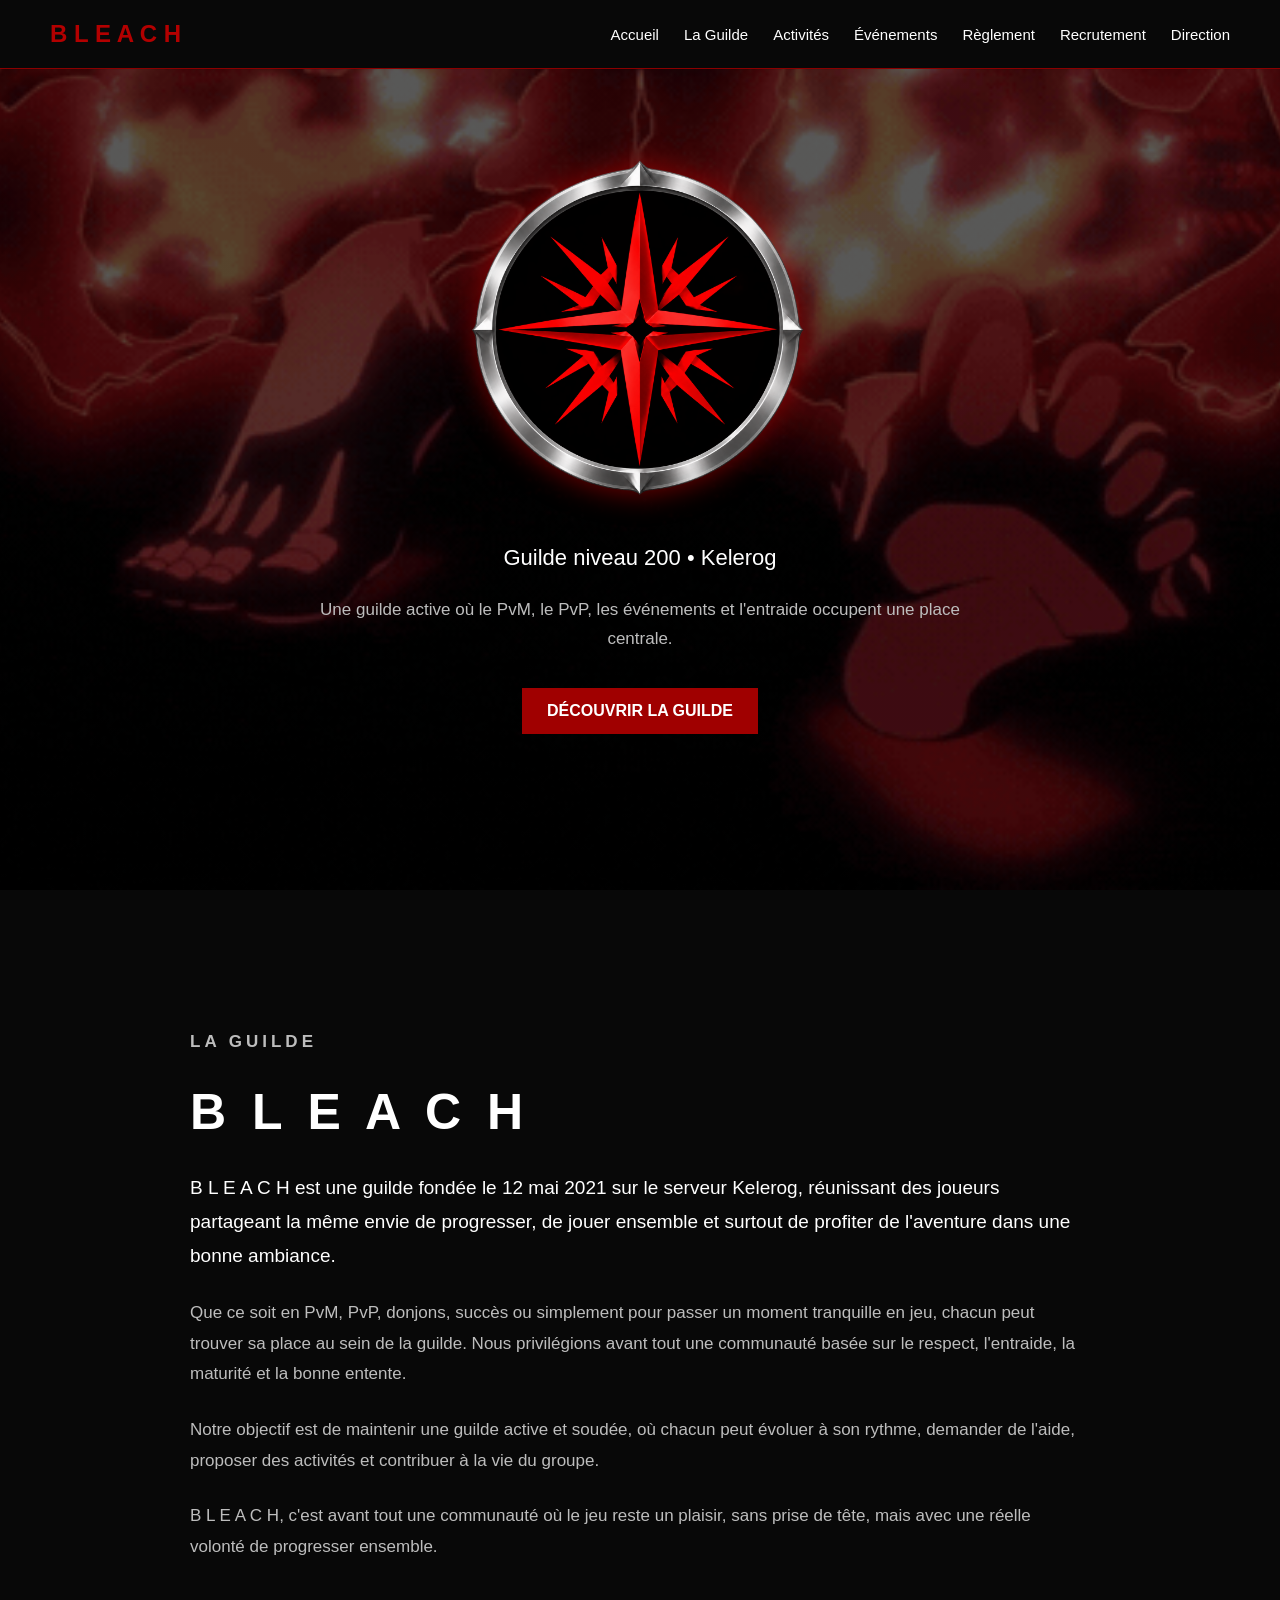
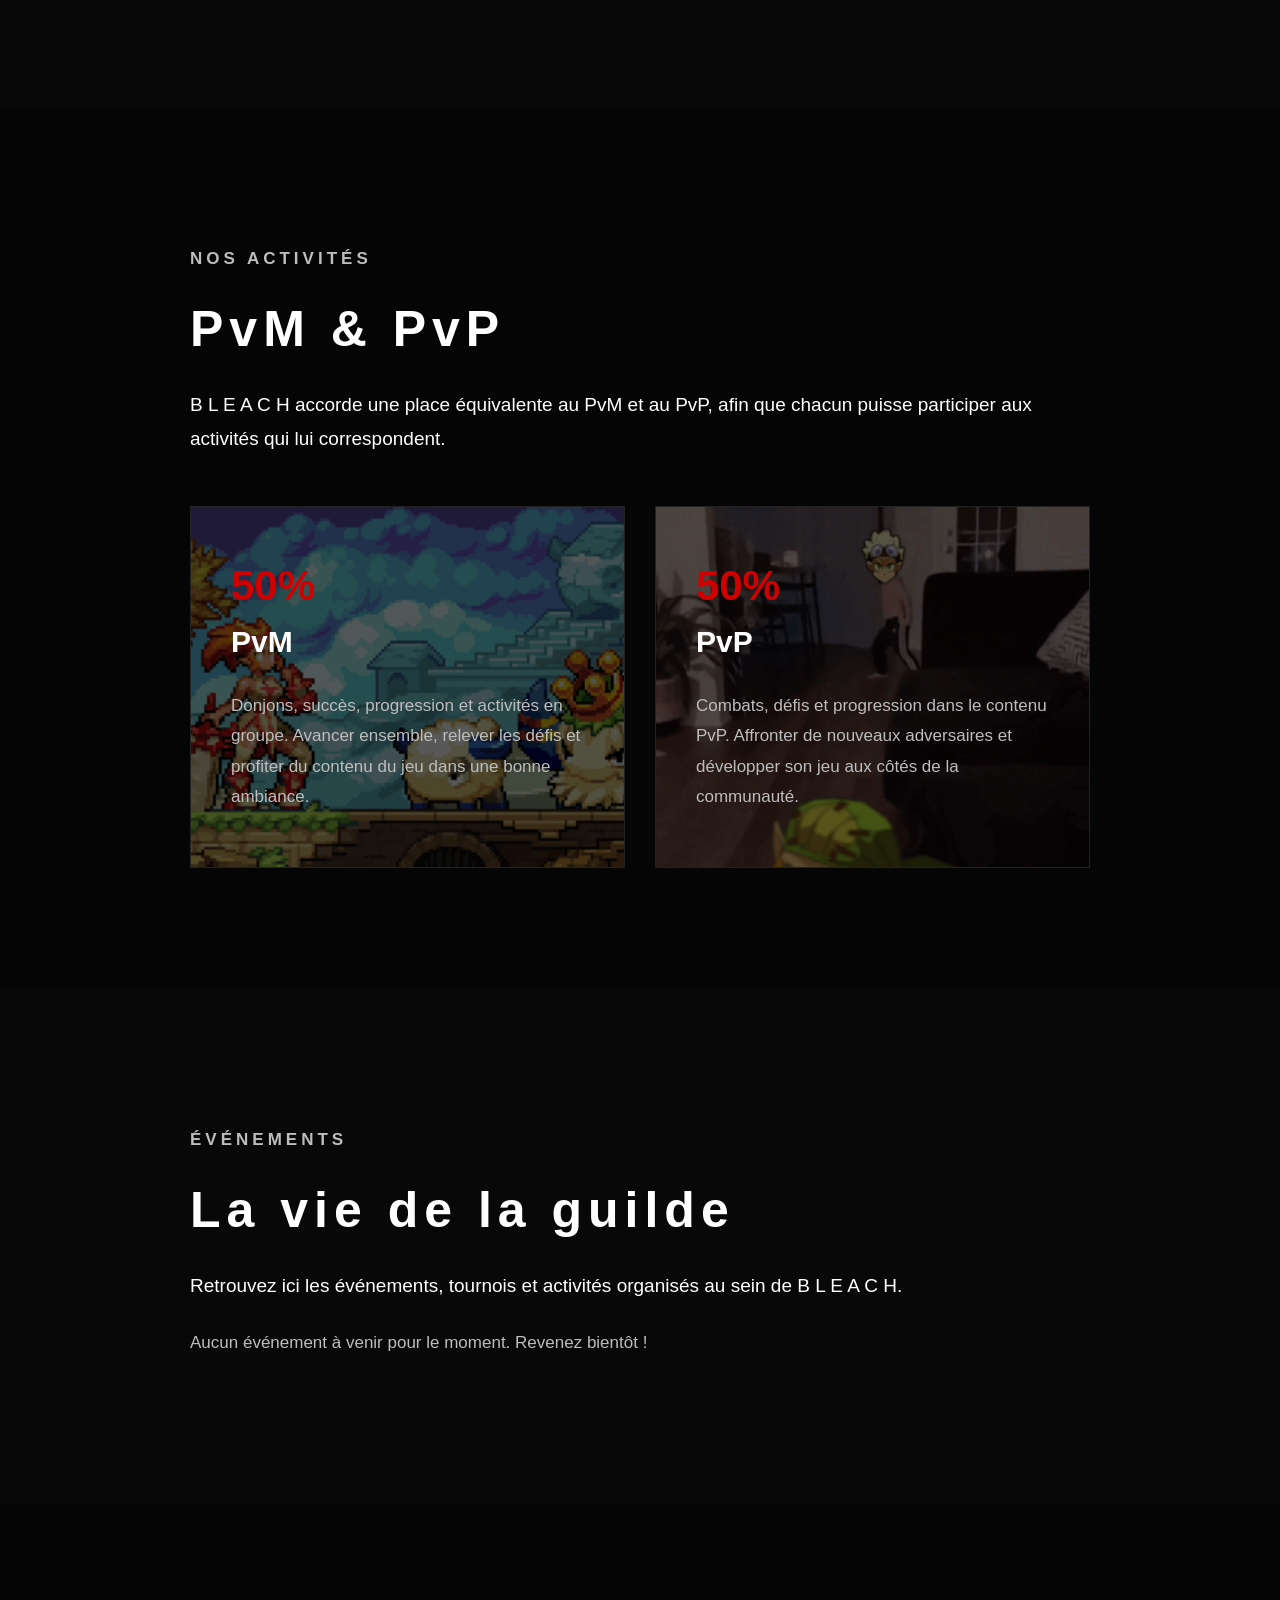
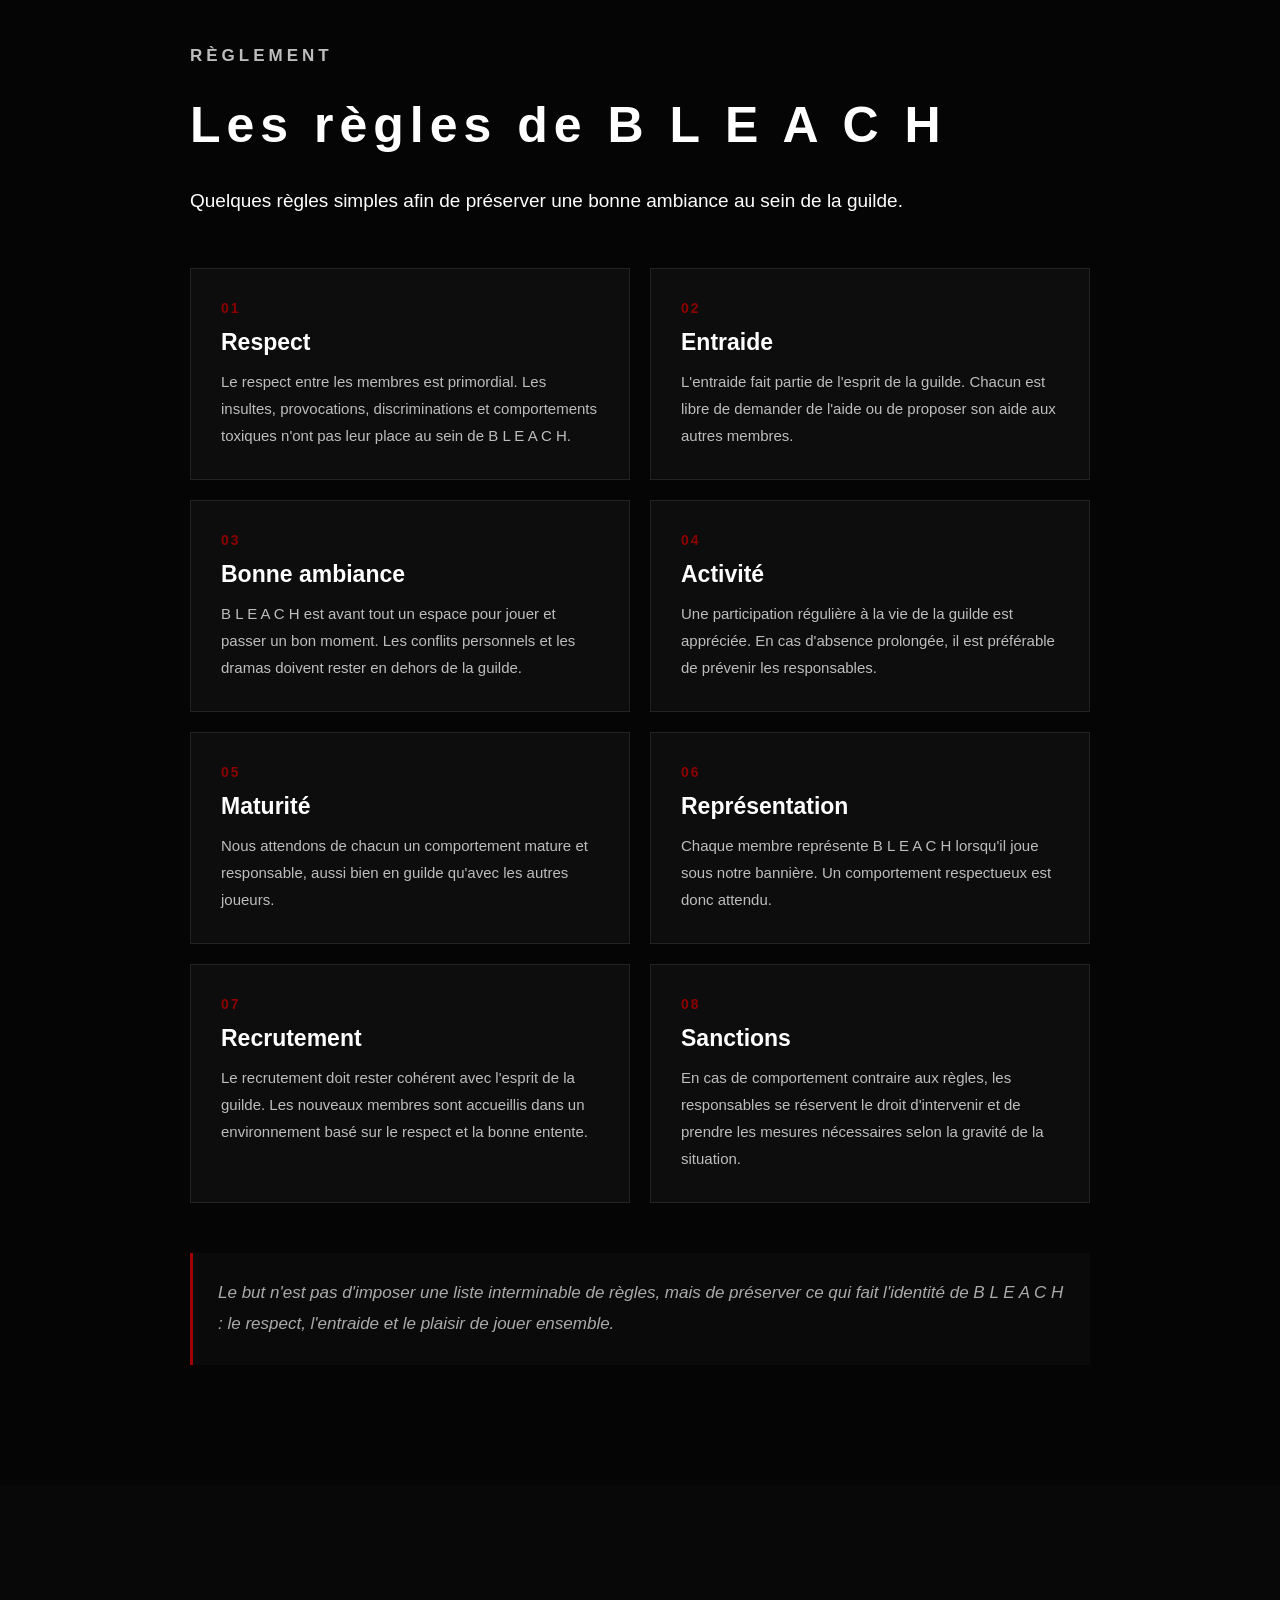
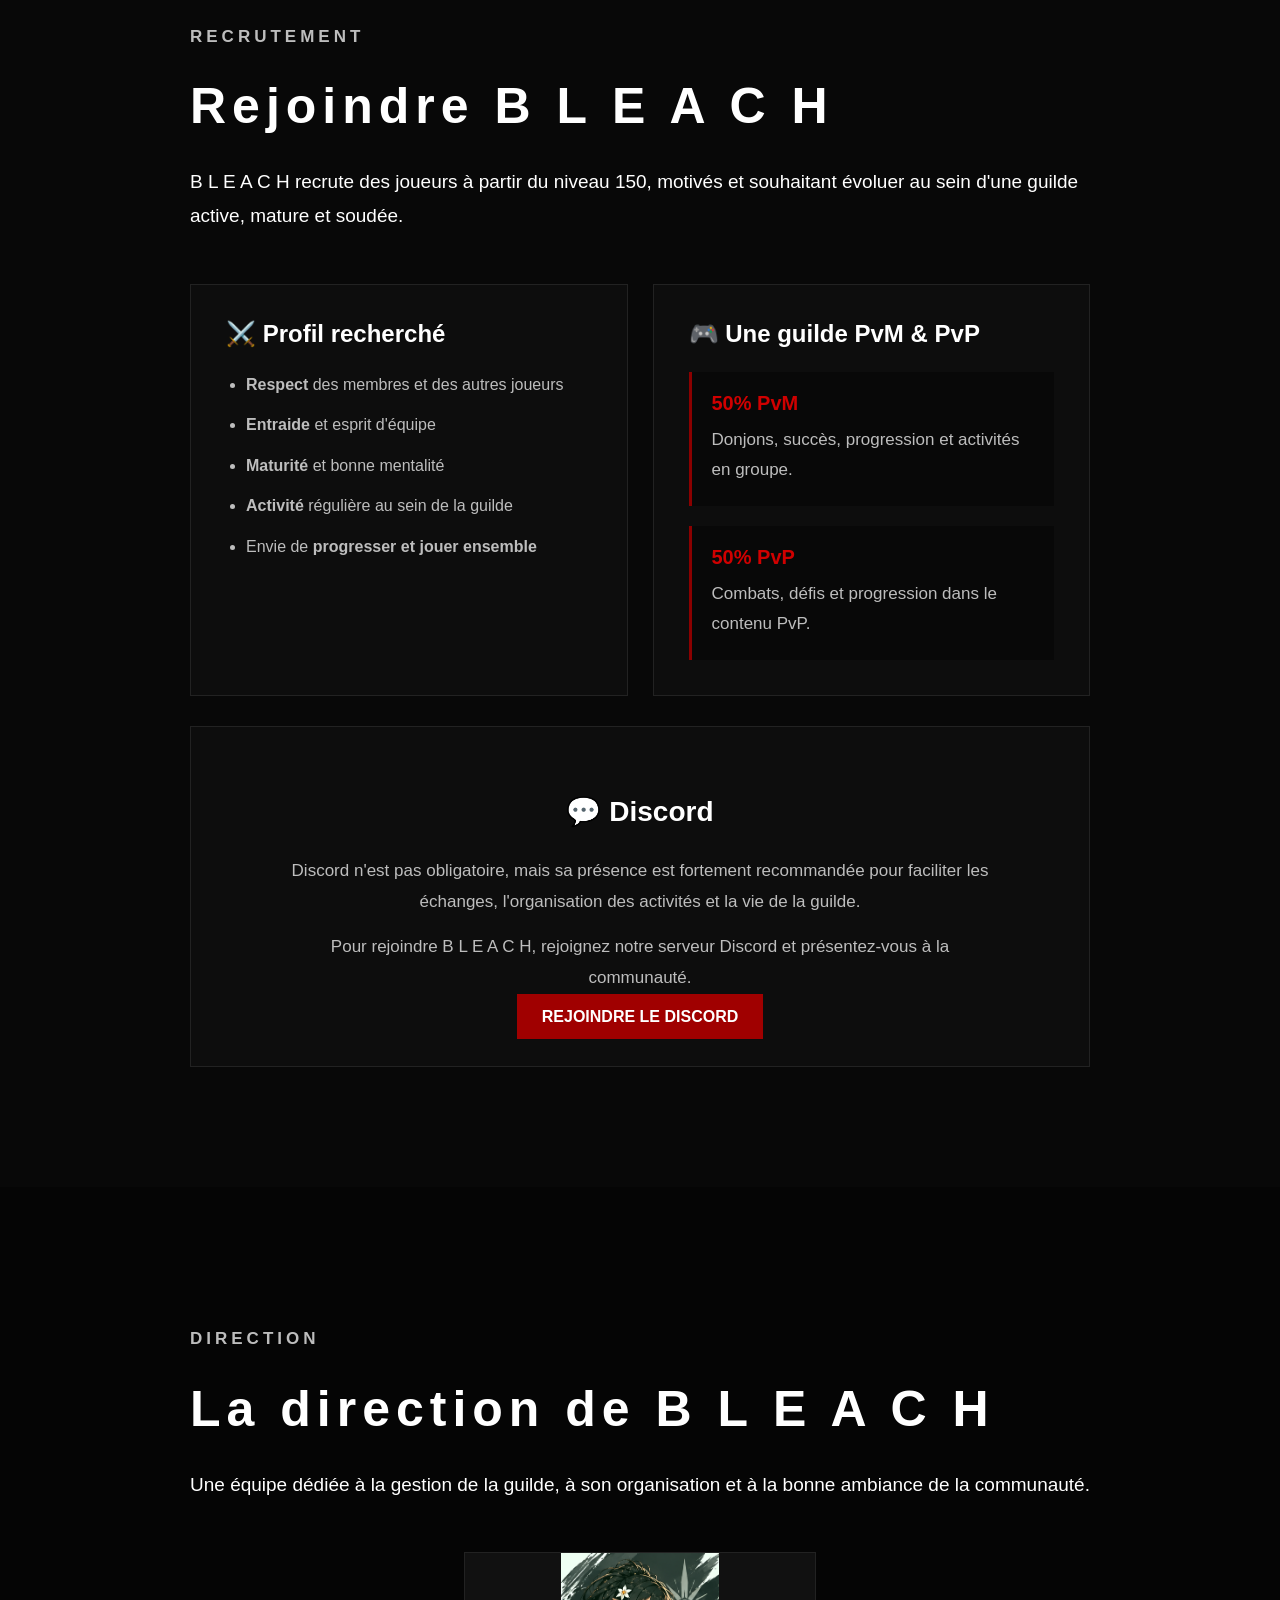
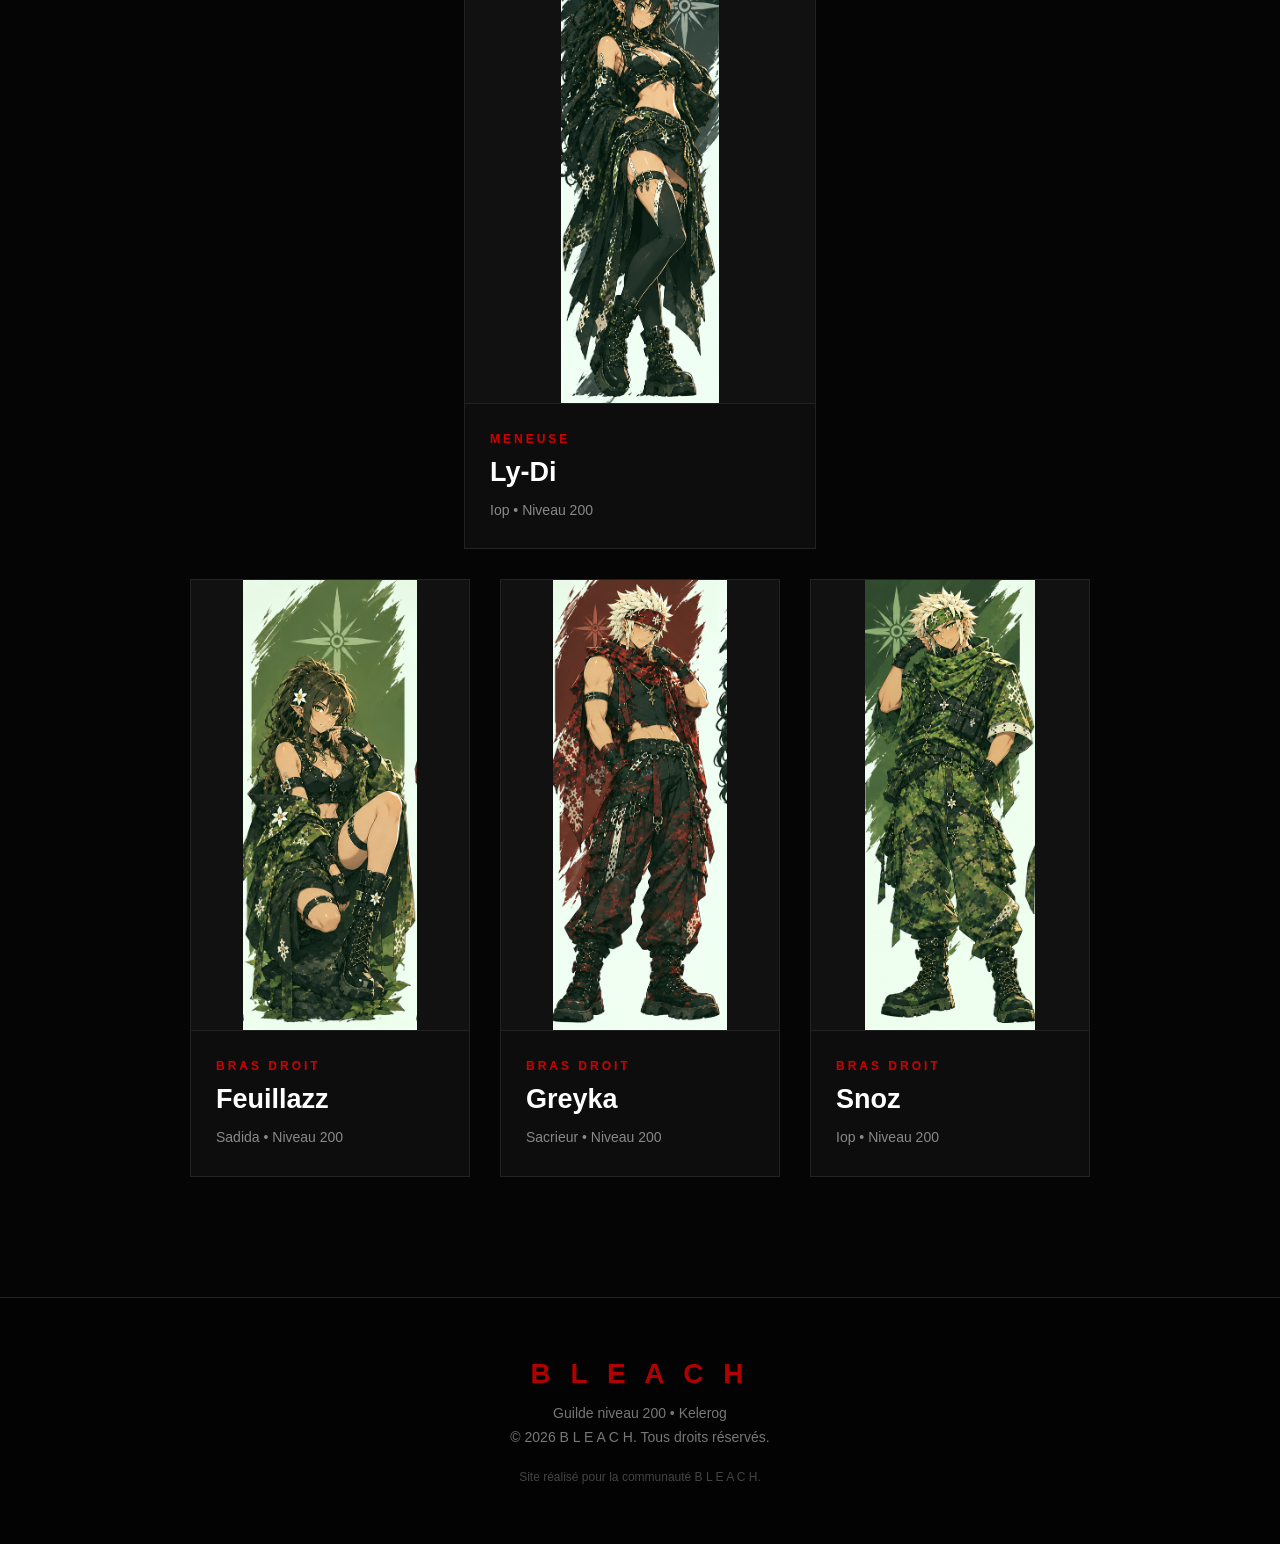
<file: index.html>
<!doctype html>
<html lang="fr">
  <head>
    <meta charset="UTF-8" />
    <meta name="viewport" content="width=device-width, initial-scale=1.0" />
    <title>B L E A C H | Guilde Kelerog</title>
    <meta
      name="description"
      content="B L E A C H est une guilde Dofus Touch sur le serveur Kelerog, axée sur le PvM, le PvP, l'entraide et une communauté active."
    />
    <link rel="stylesheet" href="style.css" />
  </head>

  <body>
    <nav class="navbar">
      <a href="#accueil" class="logo">B L E A C H</a>

      <div class="nav-links">
        <a href="#accueil">Accueil</a>
        <a href="#guilde">La Guilde</a>
        <a href="#activites">Activités</a>
        <a href="#evenements">Événements</a>
        <a href="#reglement">Règlement</a>
        <a href="#recrutement">Recrutement</a>
        <a href="#direction">Direction</a>
      </div>
    </nav>
    <section id="accueil" class="hero">
      <div class="hero-content">
        <img src="assets/bleach-logo.png" alt="B L E A C H" class="hero-logo" />
        <h1 class="sr-only">Guilde B L E A C H</h1>

        <p class="hero-subtitle">Guilde niveau 200 • Kelerog</p>

        <p class="hero-text">
          Une guilde active où le PvM, le PvP, les événements et l'entraide
          occupent une place centrale.
        </p>

        <div class="hero-buttons">
          <a href="#guilde" class="btn btn-primary">DÉCOUVRIR LA GUILDE</a>
        </div>
      </div>
    </section>
    <section id="guilde" class="section guild-section">
      <div class="section-content">
        <p class="section-label">LA GUILDE</p>

        <h2>B L E A C H</h2>

        <p class="section-intro">
          B L E A C H est une guilde fondée le 12 mai 2021 sur le serveur
          Kelerog, réunissant des joueurs partageant la même envie de
          progresser, de jouer ensemble et surtout de profiter de l'aventure
          dans une bonne ambiance.
        </p>

        <p>
          Que ce soit en PvM, PvP, donjons, succès ou simplement pour passer un
          moment tranquille en jeu, chacun peut trouver sa place au sein de la
          guilde. Nous privilégions avant tout une communauté basée sur le
          respect, l'entraide, la maturité et la bonne entente.
        </p>

        <p>
          Notre objectif est de maintenir une guilde active et soudée, où chacun
          peut évoluer à son rythme, demander de l'aide, proposer des activités
          et contribuer à la vie du groupe.
        </p>

        <p>
          B L E A C H, c'est avant tout une communauté où le jeu reste un
          plaisir, sans prise de tête, mais avec une réelle volonté de
          progresser ensemble.
        </p>
      </div>
    </section>
    <section id="activites" class="section activities-section">
      <div class="section-content">
        <p class="section-label">NOS ACTIVITÉS</p>

        <h2>PvM & PvP</h2>

        <p class="section-intro">
          B L E A C H accorde une place équivalente au PvM et au PvP, afin que
          chacun puisse participer aux activités qui lui correspondent.
        </p>

        <div class="activities-grid">
          <div class="activity-card">
            <span class="activity-number">50%</span>

            <h3>PvM</h3>

            <p>
              Donjons, succès, progression et activités en groupe. Avancer
              ensemble, relever les défis et profiter du contenu du jeu dans une
              bonne ambiance.
            </p>
          </div>

          <div class="activity-card">
            <span class="activity-number">50%</span>

            <h3>PvP</h3>

            <p>
              Combats, défis et progression dans le contenu PvP. Affronter de
              nouveaux adversaires et développer son jeu aux côtés de la
              communauté.
            </p>
          </div>
        </div>
      </div>
    </section>
  <section id="evenements" class="section events-section">
  <div class="section-content">
    <p class="section-label">ÉVÉNEMENTS</p>

    <h2>La vie de la guilde</h2>

    <p class="section-intro">
      Retrouvez ici les événements, tournois et activités organisés au sein
      de B L E A C H.
    </p>

    <div id="events-list" class="events-list" aria-live="polite">
      <p>Chargement des événements...</p>
    </div>
  </div>
</section>
    <section id="reglement" class="section rules-section">
      <div class="section-content">
        <p class="section-label">RÈGLEMENT</p>

        <h2>Les règles de B L E A C H</h2>

        <p class="section-intro">
          Quelques règles simples afin de préserver une bonne ambiance au sein
          de la guilde.
        </p>

        <div class="rules-grid">
          <div class="rule-card">
            <span>01</span>
            <h3>Respect</h3>
            <p>
              Le respect entre les membres est primordial. Les insultes,
              provocations, discriminations et comportements toxiques n'ont pas
              leur place au sein de B L E A C H.
            </p>
          </div>

          <div class="rule-card">
            <span>02</span>
            <h3>Entraide</h3>
            <p>
              L'entraide fait partie de l'esprit de la guilde. Chacun est libre
              de demander de l'aide ou de proposer son aide aux autres membres.
            </p>
          </div>

          <div class="rule-card">
            <span>03</span>
            <h3>Bonne ambiance</h3>
            <p>
              B L E A C H est avant tout un espace pour jouer et passer un bon
              moment. Les conflits personnels et les dramas doivent rester en
              dehors de la guilde.
            </p>
          </div>

          <div class="rule-card">
            <span>04</span>
            <h3>Activité</h3>
            <p>
              Une participation régulière à la vie de la guilde est appréciée.
              En cas d'absence prolongée, il est préférable de prévenir les
              responsables.
            </p>
          </div>

          <div class="rule-card">
            <span>05</span>
            <h3>Maturité</h3>
            <p>
              Nous attendons de chacun un comportement mature et responsable,
              aussi bien en guilde qu'avec les autres joueurs.
            </p>
          </div>

          <div class="rule-card">
            <span>06</span>
            <h3>Représentation</h3>
            <p>
              Chaque membre représente B L E A C H lorsqu'il joue sous notre
              bannière. Un comportement respectueux est donc attendu.
            </p>
          </div>

          <div class="rule-card">
            <span>07</span>
            <h3>Recrutement</h3>
            <p>
              Le recrutement doit rester cohérent avec l'esprit de la guilde.
              Les nouveaux membres sont accueillis dans un environnement basé
              sur le respect et la bonne entente.
            </p>
          </div>

          <div class="rule-card">
            <span>08</span>
            <h3>Sanctions</h3>
            <p>
              En cas de comportement contraire aux règles, les responsables se
              réservent le droit d'intervenir et de prendre les mesures
              nécessaires selon la gravité de la situation.
            </p>
          </div>
        </div>

        <div class="rules-conclusion">
          <p>
            Le but n'est pas d'imposer une liste interminable de règles, mais de
            préserver ce qui fait l'identité de B L E A C H : le respect,
            l'entraide et le plaisir de jouer ensemble.
          </p>
        </div>
      </div>
    </section>
    <section id="recrutement" class="section recruitment-section">
      <div class="section-content">
        <p class="section-label">RECRUTEMENT</p>

        <h2>Rejoindre B L E A C H</h2>

        <p class="section-intro">
          B L E A C H recrute des joueurs à partir du niveau 150, motivés et
          souhaitant évoluer au sein d'une guilde active, mature et soudée.
        </p>

        <div class="recruitment-grid">
          <div class="recruitment-card">
            <h3>⚔️ Profil recherché</h3>

            <ul>
              <li>
                <strong>Respect</strong> des membres et des autres joueurs
              </li>
              <li><strong>Entraide</strong> et esprit d'équipe</li>
              <li><strong>Maturité</strong> et bonne mentalité</li>
              <li><strong>Activité</strong> régulière au sein de la guilde</li>
              <li>Envie de <strong>progresser et jouer ensemble</strong></li>
            </ul>
          </div>

          <div class="recruitment-card">
            <h3>🎮 Une guilde PvM & PvP</h3>

            <div class="recruitment-activity">
              <span>50% PvM</span>
              <p>Donjons, succès, progression et activités en groupe.</p>
            </div>

            <div class="recruitment-activity">
              <span>50% PvP</span>
              <p>Combats, défis et progression dans le contenu PvP.</p>
            </div>
          </div>
        </div>

        <div class="discord-recruitment">
          <h3>💬 Discord</h3>

          <p>
            Discord n'est pas obligatoire, mais sa présence est fortement
            recommandée pour faciliter les échanges, l'organisation des
            activités et la vie de la guilde.
          </p>

          <p>
            Pour rejoindre B L E A C H, rejoignez notre serveur Discord et
            présentez-vous à la communauté.
          </p>

          <a
            href="https://discord.gg/zaaXZyw3fs"
            target="_blank"
            class="btn btn-primary"
          >
            REJOINDRE LE DISCORD
          </a>
        </div>
      </div>
    </section>
    <section id="direction" class="section leadership-section">
      <div class="section-content">
        <p class="section-label">DIRECTION</p>

        <h2>La direction de B L E A C H</h2>

        <p class="section-intro">
          Une équipe dédiée à la gestion de la guilde, à son organisation et à
          la bonne ambiance de la communauté.
        </p>

        <div class="leadership-grid">
          <div class="leader-card">
            <div class="leader-image">
              <img src="assets/ly-di.png" alt="Ly-Di - Iop niveau 200" />
            </div>

            <div class="leader-info">
              <span class="leader-role">MENEUSE</span>
              <h3>Ly-Di</h3>
              <p>Iop • Niveau 200</p>
            </div>
          </div>

          <div class="leader-card">
            <div class="leader-image">
              <img
                src="assets/feuillazz.png"
                alt="Feuillazz - Sadida niveau 200"
              />
            </div>

            <div class="leader-info">
              <span class="leader-role">BRAS DROIT</span>
              <h3>Feuillazz</h3>
              <p>Sadida • Niveau 200</p>
            </div>
          </div>

          <div class="leader-card">
            <div class="leader-image">
              <img src="assets/greyka.png" alt="Greyka - Sacrieur niveau 200" />
            </div>

            <div class="leader-info">
              <span class="leader-role">BRAS DROIT</span>
              <h3>Greyka</h3>
              <p>Sacrieur • Niveau 200</p>
            </div>
          </div>

          <div class="leader-card">
            <div class="leader-image">
              <img src="assets/snoz.png" alt="Snoz - Iop niveau 200" />
            </div>

            <div class="leader-info">
              <span class="leader-role">BRAS DROIT</span>
              <h3>Snoz</h3>
              <p>Iop • Niveau 200</p>
            </div>
          </div>
        </div>
      </div>
    </section>
    <footer class="footer">
      <div class="footer-content">
        <div class="footer-logo">B L E A C H</div>

        <p>Guilde niveau 200 • Kelerog</p>

        <p>© 2026 B L E A C H. Tous droits réservés.</p>

        <span> Site réalisé pour la communauté B L E A C H. </span>
      </div>
    </footer>
  </body>
  <script src="script.js"></script>
</html>
</file>
<file: style.css>
body {
    margin: 0;
    background-color: #050505;
    color: white;
    font-family: Arial, sans-serif;
}

.navbar {
    display: flex;
    justify-content: space-between;
    align-items: center;
    padding: 20px 50px;
    background-color: #080808;
    border-bottom: 1px solid #8b0000;

    position: fixed;
    top: 0;
    left: 0;
    box-sizing: border-box;
    width: 100%;
    z-index: 1000;
}

.logo {
    color: #b30000;
    text-decoration: none;
    font-size: 24px;
    font-weight: bold;
}

.nav-links {
    display: flex;
    gap: 25px;
}

.nav-links a {
    color: white;
    text-decoration: none;
    font-size: 15px;
}
.nav-links a {
    transition: color 0.3s ease;
}

.nav-links a:hover {
    color: #d00000;
}
.logo {
    transition: color 0.3s ease, text-shadow 0.3s ease;
}

.logo:hover {
    color: #ff0000;
    text-shadow: 0 0 12px #8b0000;
}
.hero {
    min-height: 90vh;
    display: flex;
    justify-content: center;
    align-items: center;
    text-align: center;
    padding: 40px 20px;

    background-image: 
        linear-gradient(rgba(0, 0, 0, 0.65), rgba(0, 0, 0, 0.65)),
        url("assets/getsuga.gif");

    background-size: cover;
    background-position: center;
    background-repeat: no-repeat;
}

.hero-content {
    max-width: 800px;
}

.hero h1 {
    font-size: 80px;
    margin: 0;
    color: #d00000;
    letter-spacing: 12px;
}

.hero-subtitle {
    font-size: 22px;
    margin-top: 15px;
}

.hero-text {
    max-width: 650px;
    margin: 25px auto;
    color: #bdbdbd;
    font-size: 17px;
    line-height: 1.7;
}

.hero-buttons {
    display: flex;
    justify-content: center;
    gap: 20px;
    margin-top: 35px;
}

.btn {
    padding: 14px 25px;
    text-decoration: none;
    font-weight: bold;
    transition: 0.3s ease;
}

.btn-primary {
    background-color: #a00000;
    color: white;
}

.btn-secondary {
    border: 1px solid #a00000;
    color: white;
}

.btn-primary:hover {
    background-color: #d00000;
    box-shadow: 0 0 20px #8b0000;
}

.btn-secondary:hover {
    background-color: #a00000;
}
.hero-logo {
    width: 350px;
    max-width: 80%;
    height: auto;
    margin-bottom: 20px;
}
.hero-logo {
    filter: drop-shadow(0 0 15px rgba(180, 0, 0, 0.7));
}
.section {
    padding: 120px 20px;
}

.guild-section {
    background-color: #080808;
}

.section-content {
    max-width: 900px;
    margin: 0 auto;
}

.section-label {
    color: #b00000;
    font-size: 14px;
    font-weight: bold;
    letter-spacing: 4px;
    margin-bottom: 10px;
}

.section h2 {
    font-size: 50px;
    margin: 0 0 30px;
    letter-spacing: 6px;
}

.section p {
    color: #bdbdbd;
    font-size: 17px;
    line-height: 1.8;
    margin-bottom: 25px;
}

.section-intro {
    font-size: 19px !important;
    color: white !important;
}
.activities-section {
    background-color: #050505;
}

.activities-grid {
    display: grid;
    grid-template-columns: 1fr 1fr;
    gap: 30px;
    margin-top: 50px;
}

.activity-card {
    position: relative;
    padding: 40px;
    min-height: 280px;
    display: flex;
    flex-direction: column;
    justify-content: center;
    overflow: hidden;

    background-size: cover;
    background-position: center;

    border: 1px solid #222;
    transition: 0.3s ease;
}
.activity-card::before {
    content: "";
    position: absolute;
    inset: 0;
    background: rgba(0, 0, 0, 0.65);
    z-index: 0;
}

.activity-card > * {
    position: relative;
    z-index: 1;
}

.activity-card:first-child {
    background-image: url("assets/pvm.gif");
}

.activity-card:last-child {
    background-image: url("assets/pvp.gif");
}

.activity-card:hover {
    border-color: #8b0000;
    transform: translateY(-5px);
    box-shadow: 0 10px 30px rgba(139, 0, 0, 0.2);
}

.activity-number {
    color: #d00000;
    font-size: 42px;
    font-weight: bold;
}

.activity-card h3 {
    font-size: 30px;
    margin: 15px 0;
}

.activity-card p {
    margin-bottom: 0;
}
.events-section {
    background-color: #080808;
}

.event-card {
    margin-top: 50px;
    padding: 50px;
    background-color: #0d0d0d;
    border: 1px solid #2a2a2a;
    position: relative;
    overflow: hidden;
}

.event-card::before {
    content: "";
    position: absolute;
    left: 0;
    top: 0;
    width: 4px;
    height: 100%;
    background-color: #a00000;
}

.event-tag {
    color: #d00000;
    font-size: 13px;
    font-weight: bold;
    letter-spacing: 3px;
}

.event-card h3 {
    font-size: 36px;
    margin: 15px 0;
}

.event-description {
    color: #bdbdbd;
    font-size: 17px;
    margin-bottom: 40px;
}

.event-details {
    display: grid;
    grid-template-columns: repeat(4, 1fr);
    gap: 20px;
    margin-bottom: 35px;
}

.event-details div {
    padding: 20px;
    background-color: #080808;
    border: 1px solid #222;
}

.event-details span {
    display: block;
    color: #777;
    font-size: 13px;
    margin-bottom: 8px;
}

.event-details strong {
    color: white;
}

.event-discord {
    color: #bdbdbd;
    margin-bottom: 25px;
}

.fictional-event {
    margin-top: 30px;
    color: #777 !important;
    font-size: 13px !important;
}
.rules-section {
    background-color: #050505;
}

.rules-grid {
    display: grid;
    grid-template-columns: repeat(2, 1fr);
    gap: 20px;
    margin-top: 50px;
}

.rule-card {
    padding: 30px;
    background-color: #0d0d0d;
    border: 1px solid #222;
    transition: 0.3s ease;
}

.rule-card:hover {
    border-color: #d00000;
    transform: scale(1.03);
    box-shadow: 0 0 30px rgba(208, 0, 0, 0.35);
}
.rule-card span {
    transition: 0.3s ease;
}

.rule-card:hover span {
    color: #ff0000;
    text-shadow: 0 0 12px rgba(255, 0, 0, 0.8);
}
.rule-card span {
    color: #8b0000;
    font-size: 14px;
    font-weight: bold;
    letter-spacing: 2px;
}

.rule-card h3 {
    font-size: 23px;
    margin: 12px 0;
}

.rule-card p {
    margin: 0;
    font-size: 15px;
}

.rules-conclusion {
    margin-top: 50px;
    padding: 25px;
    border-left: 3px solid #a00000;
    background-color: #0a0a0a;
}

.rules-conclusion p {
    margin: 0;
    color: #aaa;
    font-style: italic;
}
.recruitment-section {
    background-color: #080808;
}

.recruitment-grid {
    display: grid;
    grid-template-columns: 1fr 1fr;
    gap: 25px;
    margin-top: 50px;
}

.recruitment-card {
    padding: 35px;
    background-color: #0d0d0d;
    border: 1px solid #222;
}

.recruitment-card h3 {
    font-size: 24px;
    margin-top: 0;
}

.recruitment-card ul {
    padding-left: 20px;
}

.recruitment-card li {
    color: #bdbdbd;
    margin-bottom: 15px;
    line-height: 1.6;
}

.recruitment-activity {
    padding: 20px;
    margin-top: 20px;
    background-color: #080808;
    border-left: 3px solid #8b0000;
}

.recruitment-activity span {
    color: #d00000;
    font-size: 20px;
    font-weight: bold;
}

.recruitment-activity p {
    margin: 10px 0 0;
}

.discord-recruitment {
    margin-top: 30px;
    padding: 40px;
    text-align: center;
    background-color: #0d0d0d;
    border: 1px solid #222;
}

.discord-recruitment h3 {
    font-size: 28px;
}

.discord-recruitment p {
    max-width: 700px;
    margin: 15px auto;
}
.leadership-section {
    background-color: #050505;
}

.leadership-grid {
    display: grid;
    grid-template-columns: repeat(3, 1fr);
    gap: 30px;
    margin-top: 50px;
}

.leader-card:first-child {
    grid-column: 1 / 4;
    justify-self: center;
    width: 100%;
    max-width: 350px;
}

.leader-card {
    background-color: #0d0d0d;
    border: 1px solid #222;
    overflow: hidden;
    transition: 0.3s ease;
}

.leader-card:hover {
    border-color: #d00000;
    transform: scale(1.03);
    box-shadow: 0 0 30px rgba(208, 0, 0, 0.3);
}

.leader-image {
    height: 800px;
    display: flex;
    justify-content: center;
    align-items: center;
    background-color: #111;
    border-bottom: 1px solid #222;
}

.leader-image span {
    color: #555;
    font-size: 13px;
    letter-spacing: 3px;
}

.leader-info {
    padding: 25px;
}

.leader-role {
    color: #d00000;
    font-size: 12px;
    font-weight: bold;
    letter-spacing: 3px;
}

.leader-info h3 {
    font-size: 27px;
    margin: 10px 0;
}

.leader-info p {
    margin: 0;
    color: #888;
    font-size: 14px;
}
.footer {
    padding: 60px 20px;
    background-color: #030303;
    border-top: 1px solid #222;
    text-align: center;
}

.footer-content {
    max-width: 900px;
    margin: 0 auto;
}

.footer-logo {
    color: #b00000;
    font-size: 28px;
    font-weight: bold;
    letter-spacing: 6px;
    margin-bottom: 15px;
}

.footer p {
    margin: 8px 0;
    color: #777;
    font-size: 14px;
}

.footer span {
    display: block;
    margin-top: 25px;
    color: #444;
    font-size: 12px;
}
@media (max-width: 768px) {    .event-details {
        grid-template-columns: repeat(2, 1fr);
        gap: 10px;
    }
    .navbar {
        position: fixed;
        flex-direction: column;
        align-items: center;
        padding: 15px 10px;
        gap: 12px;
    }

    .logo {
        font-size: 20px;
        letter-spacing: 4px;
    }

    .nav-links {
        display: flex;
        flex-wrap: wrap;
        justify-content: center;
        gap: 8px 14px;
    }

    .nav-links a {
        font-size: 11px;
    }
}
.sr-only {
    position: absolute;
    width: 1px;
    height: 1px;
    padding: 0;
    margin: -1px;
    overflow: hidden;
    clip: rect(0, 0, 0, 0);
    white-space: nowrap;
    border: 0;
}
.leader-image img {
    width: 100%;
    height: 100%;
    object-fit: contain;
}
    .leader-image {
        height: 450px;
    }
.reveal {
    opacity: 0;
    transform: translateY(30px);
    filter: blur(8px);
    transition:
        opacity 0.9s ease,
        transform 0.9s ease,
        filter 0.9s ease;
}

.reveal.visible {
    opacity: 1;
    transform: translateY(0);
    filter: blur(0);
}
</file>
